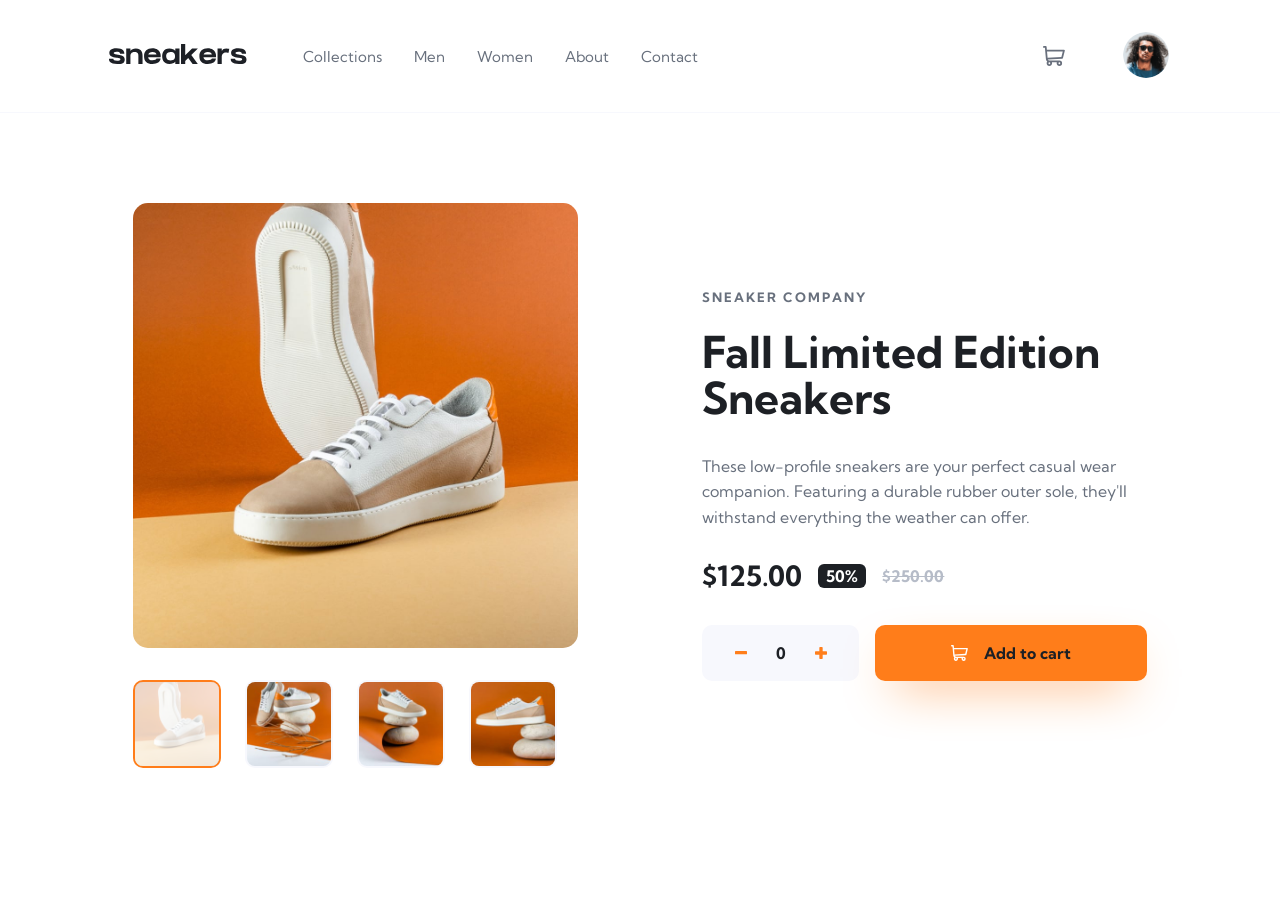
<file: index.html>
<!DOCTYPE html>
<html lang="en">

<head>
    <meta charset="UTF-8">
    <meta name="viewport" content="width=device-width, initial-scale=1.0">
    <title>Sneakers | E-commerce Product Page</title>
    <link rel="icon" type="image/png" sizes="32x32" href="images/favicon-32x32.png">
    <link rel="preconnect" href="https://fonts.googleapis.com">
    <link rel="preconnect" href="https://fonts.gstatic.com" crossorigin>

    <link href="https://fonts.googleapis.com/css2?family=Kumbh+Sans:wght@400;700&display=swap" rel="stylesheet">
    <link rel="stylesheet" href="style1.css">
</head>

<body>

    <a href="#main-content" class="skip-to-content">Skip to main content</a>
    <header class="header">
        <div class="header-container">
            <div class="header-left">
                <button class="menu-toggle" id="menuToggle" aria-label="Open navigation menu">
                    <img src="images/icon-menu.svg" alt="">
                </button>
                <div class="logo">
                    <a href="/"><img src="images/logo.svg" alt="Sneakers Logo"></a>
                </div>
                <nav class="desktop-nav" aria-label="Primary navigation">
                    <ul>
                        <li><a href="#">Collections</a></li>
                        <li><a href="#">Men</a></li>
                        <li><a href="#">Women</a></li>
                        <li><a href="#">About</a></li>
                        <li><a href="#">Contact</a></li>
                    </ul>
                </nav>
            </div>

            <div class="header-right">
                <div class="cart-wrapper">
                    <button class="cart-btn" id="cartBtn" aria-label="Shopping cart">
                        <img src="images/icon-cart.svg" alt="Cart">
                        <span class="cart-badge" id="cartBadge" aria-label="Number of items in cart">0</span>
                    </button>
                    <div class="cart-dropdown" id="cartDropdown" hidden>
                        <h2>Cart</h2>
                        <div class="cart-content-wrapper">
                            <div class="cart-empty">Your cart is empty.</div>
                            <div class="cart-items">
                            </div>
                            <div class="cart-total">
                                <strong>Total: <span id="cartTotal">$0.00</span></strong>
                            </div>
                            <button class="checkout-btn">Checkout</button>
                        </div>
                    </div>
                </div>
                <div class="user-avatar">
                    <button class="avatar-btn" aria-label="User profile">
                        <img src="images/image-avatar.png" alt="User avatar">
                    </button>
                </div>
            </div>
        </div>
    </header>

    <div class="mobile-nav-overlay" id="mobileNavOverlay">
        <div class="mobile-nav-drawer">
            <button class="close-menu" id="closeMenu" aria-label="Close navigation menu">
                <img src="images/icon-close.svg" alt="">
            </button>
            <nav class="mobile-nav">
                <ul>
                    <li><a href="#">Collections</a></li>
                    <li><a href="#">Men</a></li>
                    <li><a href="#">Women</a></li>
                    <li><a href="#">About</a></li>
                    <li><a href="#">Contact</a></li>
                </ul>
            </nav>
        </div>
    </div>

    <main class="container" id="main-content">
        <section class="product-section" aria-label="Product details">

            <div class="product-gallery">
                <!-- Main Product Image -->
                <div class="main-image-wrapper">
                    <button class="mobile-gallery-btn prev" id="mobilePrev" aria-label="Previous image">
                        <img src="images/icon-previous.svg" alt="">
                    </button>
                    <img src="images/image-product-1.jpg" alt="Product image 1" class="main-image" id="mainImage">
                    <button class="mobile-gallery-btn next" id="mobileNext" aria-label="Next image">
                        <img src="images/icon-next.svg" alt="">
                    </button>
                </div>

                <!-- Thumbnail Images -->
                <div class="thumbnails">
                    <div class="thumbnail active" data-image="images/image-product-1.jpg" tabindex="0" role="button"
                        aria-label="Product image 1">
                        <img src="images/image-product-1-thumbnail.jpg" alt="Product thumbnail 1">
                    </div>
                    <div class="thumbnail" data-image="images/image-product-2.jpg" tabindex="0" role="button"
                        aria-label="Product image 2">
                        <img src="images/image-product-2-thumbnail.jpg" alt="Product thumbnail 2">
                    </div>
                    <div class="thumbnail" data-image="images/image-product-3.jpg" tabindex="0" role="button"
                        aria-label="Product image 3">
                        <img src="images/image-product-3-thumbnail.jpg" alt="Product thumbnail 3">
                    </div>
                    <div class="thumbnail" data-image="images/image-product-4.jpg" tabindex="0" role="button"
                        aria-label="Product image 4">
                        <img src="images/image-product-4-thumbnail.jpg" alt="Product thumbnail 4">
                    </div>
                </div>
            </div>


            <div class="product-info">
                <div class="company-name">SNEAKER COMPANY</div>

                <h1 class="product-title">Fall Limited Edition Sneakers</h1>

                <p class="product-description">
                    These low-profile sneakers are your perfect casual wear companion. Featuring a durable rubber outer
                    sole, they'll withstand everything the weather can offer.
                </p>

                <div class="pricing-section">
                    <div class="pricing-container">
                        <span class="current-price">$125.00</span>
                        <span class="discount-badge">50%</span>
                        <span class="original-price">$250.00</span>
                    </div>

                </div>

                <div class="product-actions">
                    <div class="quantity-selector">
                        <button class="quantity-btn" id="decreaseBtn" aria-label="Decrease quantity">
                            <img src="images/icon-minus.svg" alt="Minus">
                        </button>
                        <span class="quantity-display" id="quantityDisplay">0</span>
                        <button class="quantity-btn" id="increaseBtn" aria-label="Increase quantity">
                            <img src="images/icon-plus.svg" alt="Plus">
                        </button>
                    </div>

                    <button class="add-to-cart-btn" id="addToCartBtn">
                        <img src="images/icon-cart.svg" alt="Cart">
                        Add to cart
                    </button>
                </div>
            </div>
        </section>
    </main>

    <div class="lightbox" id="lightbox">
        <div class="lightbox-content">
            <button class="lightbox-close" aria-label="Close lightbox">
                <img src="images/icon-close.svg" alt="Close">
            </button>
            <button class="lightbox-prev" aria-label="Previous image">
                <img src="images/icon-previous.svg" alt="Previous">
            </button>
            <img src="images/image-product-1.jpg" alt="Product image" class="lightbox-main-image"
                id="lightboxMainImage">
            <button class="lightbox-next" aria-label="Next image">
                <img src="images/icon-next.svg" alt="Next">
            </button>
            <div class="lightbox-thumbnails">
                <div class="lightbox-thumbnail active" data-image="images/image-product-1.jpg">
                    <img src="images/image-product-1-thumbnail.jpg" alt="Thumbnail 1">
                </div>
                <div class="lightbox-thumbnail" data-image="images/image-product-2.jpg">
                    <img src="images/image-product-2-thumbnail.jpg" alt="Thumbnail 2">
                </div>
                <div class="lightbox-thumbnail" data-image="images/image-product-3.jpg">
                    <img src="images/image-product-3-thumbnail.jpg" alt="Thumbnail 3">
                </div>
                <div class="lightbox-thumbnail" data-image="images/image-product-4.jpg">
                    <img src="images/image-product-4-thumbnail.jpg" alt="Thumbnail 4">
                </div>
            </div>
        </div>
    </div>

    <script src="script1.js"></script>
</body>

</html>
</file>
<file: style1.css>
/* GLOBAL STYLES */

* {
    margin: 0;
    padding: 0;
    box-sizing: border-box;
}

/* ISSUE 2: DESIGN SYSTEM - CSS Variables for Colors, Typography, and Spacing */

:root {
    /* Primary Colors */
    --color-orange: hsl(26, 100%, 55%);
    --color-pale-orange: hsl(25, 100%, 94%);

    /* Neutral Colors */
    --color-very-dark-blue: hsl(220, 13%, 13%);
    --color-dark-grayish-blue: hsl(219, 9%, 45%);
    --color-grayish-blue: hsl(220, 14%, 75%);
    --color-light-grayish-blue: hsl(223, 64%, 98%);
    --color-white: hsl(0, 0%, 100%);
    --color-black: hsl(0, 0%, 0%);

    /* Typography */
    --font-family: 'Kumbh Sans', sans-serif;
    --font-size-body: 16px;
    --font-weight-regular: 400;
    --font-weight-bold: 700;
}

@import url('https://fonts.googleapis.com/css2?family=Kumbh+Sans:wght@400;700&display=swap');

html {
    font-family: var(--font-family);
    font-size: var(--font-size-body);
    font-weight: var(--font-weight-regular);
    color: var(--color-very-dark-blue);
}

body {
    background-color: var(--color-white);
    overflow-x: hidden;
    width: 100%;
}

/* MAIN CONTAINER */

.container {
    max-width: 1110px;
    margin: 0 auto;
    padding: 0 1.5rem;
}

/* ISSUE 3: HEADER & NAVIGATION - STRICT DESIGN COMPLIANCE */
.header {
    border-bottom: 1px solid var(--color-light-grayish-blue);
    margin-bottom: 5.625rem;
    background-color: var(--color-white);
}

.header-container {
    max-width: 1110px;
    margin: 0 auto;
    height: 112px;
    display: flex;
    align-items: center;
    justify-content: space-between;
    padding: 0 1.5rem;
}

.header-left {
    display: flex;
    align-items: center;
    gap: 3.5rem;
    height: 100%;
}

.menu-toggle {
    display: none;
    background: none;
    border: none;
    padding: 0.5rem;
}

.logo {
    margin-bottom: 5px;
}

.desktop-nav {
    height: 100%;
}

.desktop-nav ul {
    display: flex;
    gap: 2rem;
    height: 100%;
    list-style: none;
}

.desktop-nav ul li {
    height: 100%;
}

.desktop-nav ul li a {
    display: flex;
    align-items: center;
    height: 100%;
    color: var(--color-dark-grayish-blue);
    text-decoration: none;
    font-size: 0.9375rem;
    position: relative;
    transition: color 0.3s ease;
}

.desktop-nav ul li a:hover {
    color: var(--color-very-dark-blue);
}

.logo a {
    display: block;
    transition: opacity 0.3s ease;
}

.logo a:hover {
    opacity: 0.8;
}

.desktop-nav ul li a::after {
    content: '';
    position: absolute;
    bottom: -1px;
    /* Align exactly with the header's border-bottom */
    left: 0;
    width: 100%;
    height: 4px;
    background-color: var(--color-orange);
    transform: scaleX(0);
    transform-origin: center;
    transition: transform 0.2s ease;
}

.desktop-nav ul li a:hover::after {
    transform: scaleX(1);
}

.header-right {
    display: flex;
    align-items: center;
    gap: 2.875rem;
}

.cart-wrapper {
    position: relative;
    display: flex;
    align-items: center;
}

.cart-btn {
    background: none;
    border: none;
    cursor: pointer;
    position: relative;
    padding: 10px;
    transition: transform 0.2s ease;
}

.cart-btn:hover {
    transform: translateY(-2px);
}

.cart-btn img {
    width: 21.82px;
    height: 20px;
}

.cart-btn:hover img {
    filter: brightness(0) saturate(100%) invert(50%) sepia(99%) saturate(1633%) hue-rotate(345deg) brightness(101%) contrast(106%);
}

.cart-badge {
    position: absolute;
    top: 3px;
    right: 0px;
    background-color: var(--color-orange);
    color: var(--color-white);
    font-size: 0.625rem;
    font-weight: var(--font-weight-bold);
    padding: 1px 6px;
    border-radius: 10px;
    display: flex;
    align-items: center;
    justify-content: center;
    box-shadow: 0 4px 10px rgba(255, 125, 26, 0.4);
    transition: transform 0.2s cubic-bezier(0.175, 0.885, 0.32, 1.275);
}

.cart-badge.bounce {
    animation: badgeBounce 0.4s cubic-bezier(0.175, 0.885, 0.32, 1.275);
}

@keyframes badgeBounce {
    0% {
        transform: scale(1);
    }

    50% {
        transform: scale(1.4);
    }

    100% {
        transform: scale(1);
    }
}

.user-avatar .avatar-btn {
    background: none;
    border: 2px solid transparent;
    border-radius: 50%;
    cursor: pointer;
    width: 50px;
    height: 50px;
    padding: 0;
    transition: border-color 0.3s ease;
    overflow: hidden;
}

.user-avatar .avatar-btn:hover {
    border-color: var(--color-orange);
}

.user-avatar img {
    width: 100%;
    height: 100%;
}

/* ISSUE 8: CART DROPDOWN - Solid & Shadow */
.cart-dropdown {
    position: absolute;
    top: calc(100% + 15px);
    right: -10px;
    width: 360px;
    background-color: var(--color-white);
    border-radius: 0.625rem;
    box-shadow: 0 20px 50px rgba(0, 0, 0, 0.15);
    z-index: 100;
    padding: 0;
    overflow: hidden;
    animation: dropdownFadeIn 0.2s ease-out;
}

@keyframes dropdownFadeIn {
    from {
        opacity: 0;
        transform: translateY(-10px);
    }

    to {
        opacity: 1;
        transform: translateY(0);
    }
}

.cart-dropdown h2 {
    font-size: 1rem;
    font-weight: var(--font-weight-bold);
    color: var(--color-very-dark-blue);
    padding: 1.5rem;
    border-bottom: 1px solid var(--color-light-grayish-blue);
    margin-bottom: 0;
}

.cart-content-wrapper {
    padding: 1.5rem;
    min-height: 188px;
    display: flex;
    flex-direction: column;
    justify-content: center;
}

.cart-empty {
    font-weight: var(--font-weight-bold);
    color: var(--color-dark-grayish-blue);
    font-size: 1rem;
    text-align: center;
    width: 100%;
    height: 100%;
    display: flex;
    align-items: center;
    justify-content: center;
    margin: auto;
}

.cart-items {
    display: none;
    /* shown when item added */
}

.cart-item {
    display: flex;
    align-items: center;
    gap: 1rem;
    margin-bottom: 1.5rem;
}

.cart-item img {
    width: 50px;
    height: 50px;
    border-radius: 0.25rem;
    object-fit: cover;
}

.item-details {
    flex: 1;
    display: flex;
    flex-direction: column;
    justify-content: center;
    gap: 0.25rem;
    font-size: 1rem;
    color: var(--color-dark-grayish-blue);
    line-height: 1.5;
}

.item-name {
    white-space: nowrap;
    overflow: hidden;
    text-overflow: ellipsis;
    max-width: 200px;
}

.total-price {
    color: var(--color-very-dark-blue);
    font-weight: var(--font-weight-bold);
    margin-left: 0.5rem;
}

.cart-total {
    text-align: center;
    margin: 1rem 0 0.5rem 0;
    font-size: 1rem;
    color: var(--color-very-dark-blue);
    display: none;
}

.delete-btn {
    background: none;
    border: none;
    cursor: pointer;
    padding: 5px;
    transition: transform 0.2s ease;
}

.delete-btn:hover {
    transform: scale(1.2);
}

.delete-btn img {
    width: 14px;
    height: 16px;
}

.checkout-btn {
    width: 100%;
    background-color: var(--color-orange);
    color: var(--color-very-dark-blue);
    border: none;
    border-radius: 0.625rem;
    padding: 1.125rem 0;
    font-weight: var(--font-weight-bold);
    font-size: 1rem;
    cursor: pointer;
    transition: opacity 0.2s ease;
}

.checkout-btn:hover {
    opacity: 0.7;
}

/* ISSUE 10: POLISH & ACCESSIBILITY */

/* Focus states for keyboard navigation */
.quantity-btn:focus,
.add-to-cart-btn:focus,
.checkout-btn:focus,
.delete-btn:focus {
    outline: 3px solid var(--color-orange);
    outline-offset: 2px;
}

.thumbnail:focus {
    outline: 3px solid var(--color-orange);
    outline-offset: 2px;
}

/* Hover states enhancement */
.quantity-btn:active {
    transform: scale(0.95);
}


.add-to-cart-btn:active {
    transform: scale(0.98);
}

.checkout-btn:active {
    transform: scale(0.98);
}

/* ISSUE 10: LIGHTBOX - Desktop image viewer with navigation */
.lightbox {
    position: fixed;
    top: 0;
    left: 0;
    width: 100%;
    height: 100%;
    background-color: rgba(0, 0, 0, 0.75);
    display: none;
    align-items: center;
    justify-content: center;
    z-index: 1000;
}

.lightbox-content {
    position: relative;
    max-width: 550px;
    width: 90%;
}

.lightbox-close {
    position: absolute;
    top: 10px;
    right: 10px;
    background: white;
    border: none;
    border-radius: 50%;
    width: 40px;
    height: 40px;
    display: flex;
    align-items: center;
    justify-content: center;
    cursor: pointer;
    z-index: 1001;
    color: black;
}

.lightbox-close img {
    pointer-events: none;
    width: 20px;
    height: 20px;
}

.lightbox-main-image {
    width: 100%;
    border-radius: 15px;
}

.lightbox-prev,
.lightbox-next {
    position: absolute;
    top: 50%;
    transform: translateY(-50%);
    background: white;
    border: none;
    border-radius: 50%;
    width: 50px;
    height: 50px;
    display: flex;
    align-items: center;
    justify-content: center;
    cursor: pointer;
    box-shadow: 0 4px 10px rgba(0, 0, 0, 0.2);
}

.lightbox-prev img,
.lightbox-next img {
    pointer-events: none;
}

.lightbox-prev {
    left: -25px;
}

.lightbox-next {
    right: -25px;
}

.lightbox-thumbnails {
    display: flex;
    justify-content: center;
    gap: 1rem;
    margin-top: 2rem;
}

.lightbox-thumbnail {
    width: 80px;
    border-radius: 10px;
    overflow: hidden;
    cursor: pointer;
    border: 2px solid transparent;
    transition: border-color 0.3s ease;
}

.lightbox-thumbnail.active {
    border-color: var(--color-orange);
}

.lightbox-thumbnail img {
    width: 100%;
    display: block;
}

.lightbox-thumbnail:hover {
    border-color: rgba(255, 125, 26, 0.5);
}

/* Hide lightbox on mobile */
@media (max-width: 768px) {
    .lightbox {
        display: none !important;
    }
}

/* Mobile menu drawer with animation */
.mobile-nav-overlay {
    position: fixed;
    top: 0;
    left: 0;
    width: 100%;
    height: 100%;
    background-color: rgba(0, 0, 0, 0.75);
    z-index: 2000;
    display: flex;
    opacity: 0;
    visibility: hidden;
    transition: opacity 0.3s ease, visibility 0.3s ease;
}

.mobile-nav-overlay.active {
    opacity: 1;
    visibility: visible;
}

.mobile-nav-drawer {
    width: 250px;
    height: 100%;
    background-color: var(--color-white);
    padding: 1.5rem;
    padding-top: 2rem;
    display: flex;
    flex-direction: column;
    gap: 3.375rem;
    transform: translateX(-100%);
    transition: transform 0.3s cubic-bezier(0.4, 0, 0.2, 1);
}

.mobile-nav-overlay.active .mobile-nav-drawer {
    transform: translateX(0);
}

.close-menu {
    background: none;
    border: none;
    align-self: flex-start;
    padding: 0.5rem;
}

.mobile-nav ul {
    list-style: none;
    display: flex;
    flex-direction: column;
    gap: 1.5rem;
}

.mobile-nav ul li a {
    color: var(--color-very-dark-blue);
    font-weight: var(--font-weight-bold);
    font-size: 1.125rem;
    text-decoration: none;
    transition: color 0.3s ease;
}

.mobile-nav ul li a:hover {
    color: var(--color-orange);
}

/* Smooth transitions */
* {
    transition: background-color 0.2s ease, color 0.2s ease, border-color 0.2s ease, box-shadow 0.2s ease;
}

/* Remove default outline for better styling */
button {
    outline: none;
}

/* Accessibility: Visible focus indicators */
*:focus-visible {
    outline: 3px solid var(--color-orange);
    outline-offset: 2px;
}

/* Image optimization - prevent layout shift */
img {
    display: block;
    max-width: 100%;
    height: auto;
}

/* Improved button accessibility */
button {
    font-family: inherit;
    cursor: pointer;
}

button:disabled {
    opacity: 0.5;
    cursor: not-allowed;
}

/* Link accessibility */
a {
    text-decoration: none;
}

a:focus-visible {
    outline: 2px solid var(--color-orange);
    outline-offset: 2px;
}

/* Reduced motion for accessibility */
@media (prefers-reduced-motion: reduce) {
    * {
        animation-duration: 0.01ms !important;
        animation-iteration-count: 1 !important;
        transition-duration: 0.01ms !important;
    }
}

/* Text contrast improvement */
.product-description {
    color: var(--color-dark-grayish-blue);
    line-height: 1.6;
}

.item-price {
    font-weight: var(--font-weight-bold);
    color: var(--color-very-dark-blue);
}

/* Touch targets minimum size (48px recommended) */
.quantity-btn {
    min-width: 45px;
    min-height: 45px;
}

.add-to-cart-btn {
    min-height: 56px;
}

.checkout-btn {
    min-height: 48px;
}

/* Hover state for cart items */
.cart-item {
    border-radius: 0.375rem;
    padding: 0.75rem;
    transition: background-color 0.2s ease;
}

.cart-item:hover {
    background-color: var(--color-light-grayish-blue);
}

/* Improved main image hover effect */
.main-image-wrapper {
    position: relative;
    cursor: pointer;
    border-radius: 15px;
    overflow: hidden;
    width: 100%;
}

.main-image-wrapper::after {
    content: '';
    position: absolute;
    top: 0;
    left: 0;
    width: 100%;
    height: 100%;
    background-color: rgba(255, 255, 255, 0);
    border-radius: 1rem;
    transition: background-color 0.3s ease;
}

.main-image-wrapper:hover::after {
    background-color: rgba(255, 255, 255, 0.1);
}

/* Accessible color contrast for all text */
html {
    color-scheme: light;
}

/* Skip to content link (hidden but accessible) */
.skip-to-content {
    position: absolute;
    top: -40px;
    left: 0;
    background: var(--color-orange);
    color: var(--color-white);
    padding: 0.5rem 1rem;
    border-radius: 0.375rem;
    text-decoration: none;
    z-index: 9999;
}

.skip-to-content:focus {
    top: 0;
}

.product-section {
    display: grid;
    grid-template-columns: 1fr 1fr;
    gap: 7.8rem;
    align-items: center;
    padding: 0 1.5rem;
    margin: 0 auto;
    max-width: 1110px;
}

/* ISSUE 4: PRODUCT IMAGE GALLERY - Main image gallery with thumbnails */

.product-gallery {
    display: flex;
    flex-direction: column;
    gap: 2rem;
    width: 100%;
    overflow: hidden;
}

/* Main Product Image */
.main-image-wrapper:hover {
    transform: scale(1.01);
}

.mobile-gallery-btn {
    display: none;
    position: absolute;
    top: 50%;
    transform: translateY(-50%);
    background: var(--color-white);
    border: none;
    border-radius: 50%;
    width: 40px;
    height: 40px;
    align-items: center;
    justify-content: center;
    cursor: pointer;
    z-index: 10;
}

.mobile-gallery-btn img {
    width: 10px;
}

.mobile-gallery-btn.prev {
    left: 16px;
}

.mobile-gallery-btn.next {
    right: 16px;
}

.main-image {
    width: 100%;
    height: 100%;
    object-fit: cover;
    transition: transform 0.3s ease;
}

.main-image-wrapper:hover .main-image {
    transform: scale(1.05);
}

/* Thumbnails */
.thumbnails {
    display: flex;
    gap: 1.5rem;
    justify-content: flex-start;
}

.thumbnail {
    width: 88px;
    height: 88px;
    border-radius: 0.625rem;
    cursor: pointer;
    overflow: hidden;
    border: 2px solid transparent;
    transition: all 0.3s cubic-bezier(0.4, 0, 0.2, 1);
    background-color: var(--color-light-grayish-blue);
    position: relative;
}

.thumbnail img {
    width: 100%;
    height: 100%;
    object-fit: cover;
    transition: all 0.3s ease;
}

/* Hover State */
.thumbnail:hover {
    opacity: 0.7;
    border-color: var(--color-orange);
}

.thumbnail:hover img {
    opacity: 0.5;
}

/* Active State */
.thumbnail.active {
    border: 2px solid var(--color-orange);
    position: relative;
}

.thumbnail.active::after {
    content: '';
    position: absolute;
    top: 0;
    left: 0;
    width: 100%;
    height: 100%;
    background-color: rgba(255, 255, 255, 0.75);
}

.thumbnail.active img {
    opacity: 1;
}

/* ISSUE 5: PRODUCT INFORMATION - Title, description, pricing, and layout */

.product-info {
    display: flex;
    flex-direction: column;
    gap: 0;
    max-width: 445px;
}

/* Company Name */
.company-name {
    font-size: 0.8125rem;
    font-weight: var(--font-weight-bold);
    letter-spacing: 2px;
    color: var(--color-dark-grayish-blue);
    text-transform: uppercase;
    margin-bottom: 1.5rem;
}

/* Product Title */
.product-title {
    font-size: 2.75rem;
    font-weight: var(--font-weight-bold);
    line-height: 1.05;
    color: var(--color-very-dark-blue);
    margin-bottom: 2rem;
}

/* Product Description */
.product-description {
    font-size: 1rem;
    font-weight: var(--font-weight-regular);
    line-height: 1.6;
    color: var(--color-dark-grayish-blue);
    margin-bottom: 1.75rem;
}

/* Pricing Section */
.pricing-section {
    display: flex;
    flex-direction: column;
    gap: 0.625rem;
    margin-bottom: 2rem;
}

.pricing-container {
    display: flex;
    align-items: center;
    gap: 1rem;
}

.current-price {
    font-size: 1.75rem;
    font-weight: var(--font-weight-bold);
    color: var(--color-very-dark-blue);
}

.discount-badge {
    color: var(--color-white);
    background-color: var(--color-very-dark-blue);
    font-size: 1rem;
    font-weight: var(--font-weight-bold);
    padding: 2px 8px;
    border-radius: 0.375rem;
}

.original-price {
    font-size: 1rem;
    font-weight: var(--font-weight-bold);
    color: var(--color-grayish-blue);
    text-decoration: line-through;
}

/* ISSUE 7: ADD TO CART BUTTON - Functional add to cart with styling */
.product-actions {
    display: flex;
    align-items: center;
    gap: 1rem;
}

/* ISSUE 6: QUANTITY SELECTOR - + and - buttons to select quantity */
.quantity-selector {
    display: flex;
    align-items: center;
    justify-content: space-between;
    background-color: var(--color-light-grayish-blue);
    border-radius: 0.625rem;
    width: 157px;
    height: 56px;
    padding: 0 1rem;
}

.quantity-btn {
    background: none;
    border: none;
    cursor: pointer;
    display: flex;
    align-items: center;
    justify-content: center;
    transition: opacity 0.3s ease;
}

.quantity-btn:hover {
    opacity: 0.6;
}

.quantity-btn img {
    width: 12px;
    transition: filter 0.3s ease;
}

.quantity-btn:hover img {
    filter: opacity(0.5);
}

.quantity-display {
    font-weight: var(--font-weight-bold);
    color: var(--color-very-dark-blue);
    font-size: 1rem;
}

.add-to-cart-btn {
    flex: 2;
    height: 56px;
    background-color: var(--color-orange);
    color: var(--color-very-dark-blue);
    border: none;
    border-radius: 0.625rem;
    padding: 0 2rem;
    font-weight: var(--font-weight-bold);
    font-size: 1rem;
    cursor: pointer;
    display: flex;
    align-items: center;
    justify-content: center;
    gap: 1rem;
    transition: opacity 0.2s ease;
    box-shadow: 0 20px 50px -20px var(--color-orange);
}

.add-to-cart-btn:hover {
    opacity: 0.7;
}

.add-to-cart-btn img {
    width: 17px;
    height: 16px;
    filter: brightness(0) invert(1);
}

/* ISSUE 9: RESPONSIVE DESIGN - Mobile (480px), Tablet (481-768px), Desktop (769px+) */

/* Tablet & Medium screens (up to 768px) */
@media (max-width: 768px) {
    .header {
        border-bottom: none;
        margin-bottom: 0;
    }

    .header-container {
        height: 68px;
        padding: 0 1.5rem;
    }

    .header-left {
        gap: 1rem;
    }

    .menu-toggle {
        display: block;
    }

    .desktop-nav {
        display: none;
    }

    .logo {
        margin-bottom: 0;
    }

    .logo img {
        width: 138px;
    }

    .header-right {
        gap: 1.375rem;
    }

    .user-avatar .avatar-btn {
        width: 24px;
        height: 24px;
    }

    .mobile-gallery-btn {
        display: flex;
    }

    .main-image-wrapper {
        border-radius: 0;
        width: 100%;
        margin: 0;
    }
}

/* Tablet screens (481px to 768px) */
@media (min-width: 481px) and (max-width: 768px) {
    html {
        font-size: 15px;
    }

    .container {
        padding: 0 1rem;
    }

    .product-section {
        grid-template-columns: 1fr;
        gap: 3rem;
    }

    /* Ensure the product info section stretches fully on smaller screens */
    .product-info {
        max-width: 100%;
        padding: 0;
    }

    .product-title {
        font-size: 2.25rem;
    }

    .product-description {
        font-size: 1rem;
    }

    .product-actions {
        flex-direction: row;
        gap: 1rem;
    }

    .add-to-cart-btn {
        width: 100%;
        height: 56px;
    }

    .cart-dropdown {
        width: calc(100% - 2rem);
        max-width: 360px;
        left: 1rem;
        right: auto;
    }

    .thumbnails {
        gap: 1rem;
        justify-content: center;

    }

    .thumbnail {
        width: 70px;
        height: 70px;
    }
}

/* Mobile screens (small - 480px and below) */
@media (max-width: 480px) {

    /* GLOBAL */
    html {
        font-size: 14px;
    }

    .container {
        padding: 0;
        width: 100%;
    }

    .product-section {
        grid-template-columns: 1fr;
        gap: 1.5rem;
        padding: 0 0.75rem;
    }

    .product-gallery {
        gap: 1rem;
        margin: 0;
        width: 100%;
    }

    .thumbnails {
        gap: 1rem;
        justify-content: center;

    }

    .thumbnail {
        width: 70px;
        height: 70px;
    }

    .main-image-wrapper {
        border-radius: 0;
    }

    .main-image {
        max-height: 50vh;
        object-fit: contain;
    }

    /* ISSUE 5: PRODUCT INFO */
    .product-info {
        max-width: 100%;
        padding: 0;
        gap: 0.5rem;
        justify-content: center;
    }

    .company-name {
        font-size: 1rem;
        letter-spacing: 1.5px;
        margin-bottom: 0.75rem;
    }

    .product-title {
        font-size: 1.75rem;
        line-height: 1.2;
        margin-bottom: 0.75rem;
    }

    .product-description {
        font-size: 1rem;
        line-height: 1.5;
        margin-bottom: 1rem;
    }

    /* ISSUE 6: PRICING */
    .pricing-section {
        margin-bottom: 1.25rem;
        display: flex;
        flex-direction: column;
        inline-size: auto;

    }

    .pricing-container {
        gap: 4rem;
        justify-content: center;
    }

    .current-price {
        font-size: 1.5rem;
    }

    .discount-badge {
        font-size: 1.5rem;
        padding: 0.25rem 0.5rem;
    }

    .original-price {
        font-size: 1.5rem;
    }

    /* ISSUE 6: QUANTITY SELECTOR */
    .quantity-selector {
        width: 100%;
        height: 48px;
    }

    /* ISSUE 7: ADD TO CART */
    .product-actions {
        flex-direction: column;
        gap: 0.75rem;
    }

    .add-to-cart-btn {
        width: 100%;
        height: 48px;
        font-size: 0.875rem;
    }

    /* ISSUE 8: CART DROPDOWN */
    .cart-dropdown {
        position: fixed;
        width: calc(100% - 2rem);
        max-width: 320px;
        left: 1rem;
        right: 1rem;
        top: 76px;
        z-index: 1000;
    }

    .cart-item {
        gap: 0.75rem;
    }

    .cart-item img {
        width: 40px;
        height: 40px;
    }

    .item-name {
        font-size: 0.75rem;
    }

    .item-price {
        font-size: 0.75rem;
    }

    .delete-btn img {
        width: 10px;
    }

    .checkout-btn {
        font-size: 0.875rem;
        padding: 0.75rem 0;
    }
}

/* NOTIFICATIONS */

.notification {
    position: fixed;
    bottom: -60px;
    left: 50%;
    transform: translateX(-50%);
    background-color: var(--color-very-dark-blue);
    color: var(--color-white);
    padding: 1rem 2rem;
    border-radius: 0.5rem;
    box-shadow: 0 5px 15px rgba(0, 0, 0, 0.2);
    z-index: 10000;
    transition: bottom 0.3s ease;
    font-weight: var(--font-weight-bold);
    max-width: 90%;
}

.notification.show {
    bottom: 2rem;
}

@media (max-width: 768px) {
    .notification {
        padding: 0.75rem 1.5rem;
        font-size: 0.9rem;
        bottom: 1rem;
        width: calc(100% - 2rem);
        max-width: none;
        left: 1rem;
        right: 1rem;
        transform: none;
    }



}

/* NOTIFICATIONS */

.notification {
    position: fixed;
    bottom: -60px;
    left: 50%;
    transform: translateX(-50%);
    background-color: var(--color-very-dark-blue);
    color: var(--color-white);
    padding: 1rem 2rem;
    border-radius: 0.5rem;
    box-shadow: 0 5px 15px rgba(0, 0, 0, 0.2);
    z-index: 10000;
    transition: bottom 0.3s ease;
    font-weight: var(--font-weight-bold);
    max-width: 90%;
}

.notification.show {
    bottom: 2rem;
}



/* Large desktop screens */
@media (min-width: 1440px) {
    .header-container {
        padding: 0 3rem;
    }

    .container {
        padding: 0 3rem;
    }

    .product-section {
        gap: 3rem;
    }
}
</file>
